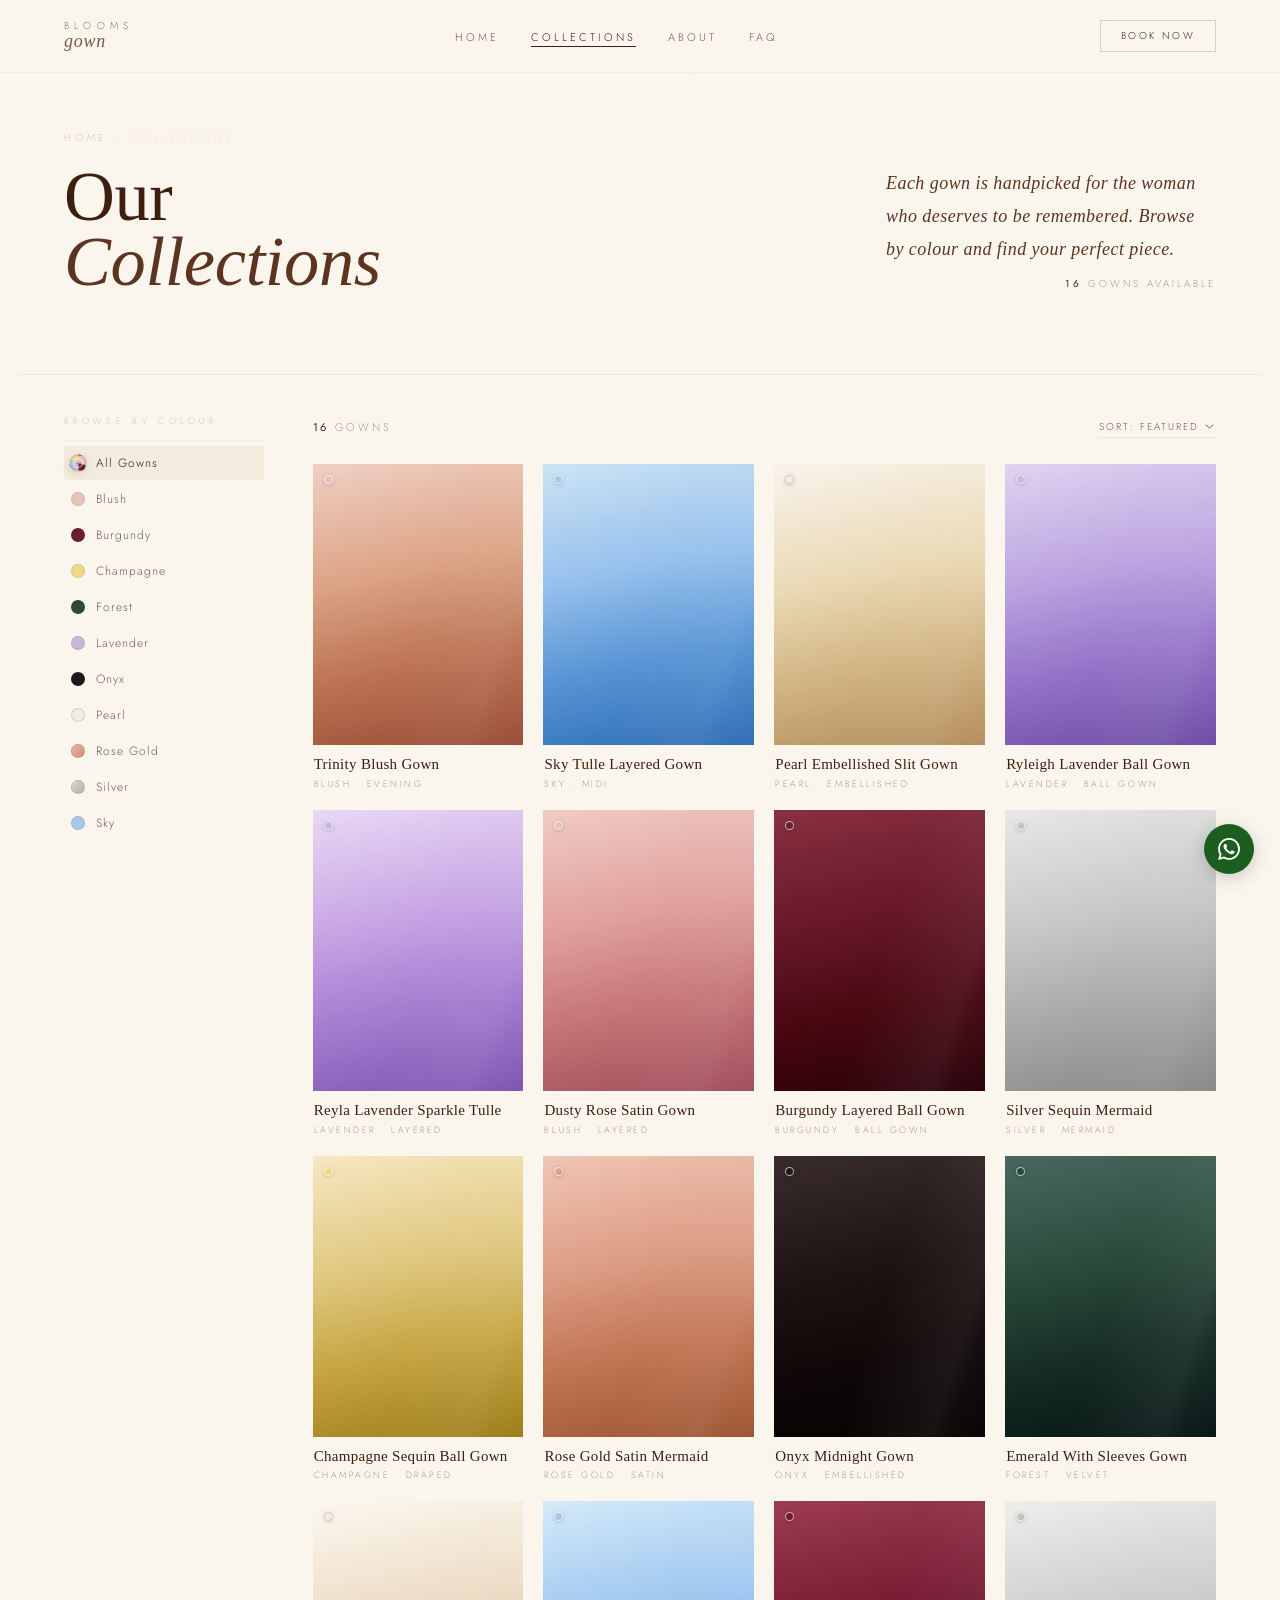
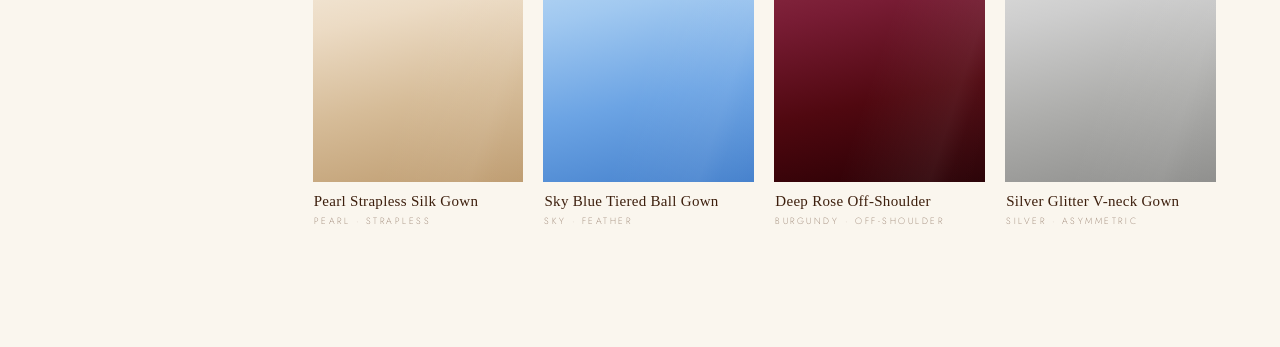
<file: bloomsgown_collections.html>
<!DOCTYPE html>
<html lang="en">
<head>
<meta charset="UTF-8">
<meta name="viewport" content="width=device-width, initial-scale=1.0">
<meta name="description" content="Browse Blooms Gown collections — 400+ designer gowns in Kuala Lumpur. Filter by colour. Blush, Burgundy, Champagne, Lavender, Onyx and more.">
<meta name="robots" content="index, follow">
<title>Collections — Blooms Gown & Dress Rental · Kuala Lumpur</title>
<link rel="preconnect" href="https://fonts.googleapis.com">
<link rel="preconnect" href="https://fonts.gstatic.com" crossorigin>
<link href="https://fonts.googleapis.com/css2?family=Jost:wght@200;300;400&display=swap" rel="stylesheet">
<style>
:root{
  --ink:#140A04;--espresso:#3D1F0D;--dark-mink:#5C3520;
  --mink:#7A5C48;--warm-mink:#9B7E68;--taupe:#C4A882;
  --sand:#E5D0B0;--cream:#F2E8D5;--ivory:#FAF6EE;
  --rose:#8C4A3C;--gold:#A07830;
  --serif:'TeX Gyre Termes','Times New Roman',Georgia,serif;
  --ui:'Jost',system-ui,sans-serif;
  --ls:0.15em;--lh:1.2;
  --ease:cubic-bezier(.16,1,.3,1);
  --g:clamp(20px,5vw,68px);--maxw:1240px;--gap:clamp(10px,1.8vw,20px);
}
*,*::before,*::after{box-sizing:border-box;margin:0;padding:0}
html{font-size:16px;scroll-behavior:smooth}
body{font-family:var(--serif);background:var(--ivory);color:var(--ink);overflow-x:hidden;-webkit-font-smoothing:antialiased;line-height:var(--lh);letter-spacing:var(--ls)}
img{display:block;width:100%;height:100%;object-fit:cover}
a{text-decoration:none;color:inherit}
button{font-family:inherit;border:none;background:none;cursor:pointer}
::-webkit-scrollbar{width:3px}::-webkit-scrollbar-track{background:var(--ivory)}::-webkit-scrollbar-thumb{background:var(--sand)}
body::before{content:'';position:fixed;inset:0;z-index:9000;pointer-events:none;background-image:url("data:image/svg+xml,%3Csvg viewBox='0 0 200 200' xmlns='http://www.w3.org/2000/svg'%3E%3Cfilter id='n'%3E%3CfeTurbulence type='fractalNoise' baseFrequency='0.85' numOctaves='4' stitchTiles='stitch'/%3E%3C/filter%3E%3Crect width='100%25' height='100%25' filter='url(%23n)' opacity='0.025'/%3E%3C/svg%3E");opacity:.28}
@keyframes clipUp{to{clip-path:inset(0 0 0% 0)}}
@keyframes fadeUp{from{opacity:0;transform:translateY(16px)}to{opacity:1;transform:none}}
@keyframes scaleX1{to{transform:scaleX(1)}}
@keyframes waIn{from{opacity:0;transform:scale(.85) translateY(12px)}to{opacity:1;transform:none}}
@keyframes shimmer{0%{background-position:-200% 0}100%{background-position:200% 0}}
@media(prefers-reduced-motion:reduce){*,*::before,*::after{animation-duration:.01ms!important;transition-duration:.01ms!important}}
/* NAV */
#nav{position:fixed;inset:0 0 auto 0;z-index:200;display:flex;align-items:center;justify-content:space-between;padding:20px var(--g);background:rgba(250,246,238,.94);backdrop-filter:blur(20px) saturate(1.5);-webkit-backdrop-filter:blur(20px) saturate(1.5);border-bottom:1px solid rgba(196,168,130,.1);transition:padding .42s var(--ease)}
#nav.slim{padding:13px var(--g)}
.nav-logo{display:flex;flex-direction:column;line-height:1.05;gap:1px}
.nav-logo-top{font-family:var(--ui);font-weight:200;font-size:10px;letter-spacing:.52em;text-transform:uppercase;color:var(--espresso)}
.nav-logo-script{font-family:var(--serif);font-style:italic;font-size:18px;color:var(--mink);letter-spacing:.04em}
.nav-links{display:flex;gap:32px;list-style:none}
.nav-links a{font-family:var(--ui);font-weight:300;font-size:11px;letter-spacing:.28em;text-transform:uppercase;color:var(--mink);padding-bottom:2px;position:relative;transition:color .25s}
.nav-links a::after{content:'';position:absolute;bottom:0;left:0;width:0;height:1px;background:var(--espresso);transition:width .3s var(--ease)}
.nav-links a:hover,.nav-links a[aria-current]{color:var(--espresso)}
.nav-links a:hover::after,.nav-links a[aria-current]::after{width:100%}
.nav-book{font-family:var(--ui);font-weight:300;font-size:10px;letter-spacing:.24em;text-transform:uppercase;padding:9px 20px;border:1px solid rgba(61,31,13,.18);color:var(--espresso);transition:background .28s,color .28s,border-color .28s}
.nav-book:hover{background:var(--espresso);color:var(--ivory);border-color:var(--espresso)}
.nav-ham{display:none;flex-direction:column;gap:5px;padding:4px}
.nav-ham span{display:block;width:22px;height:1px;background:var(--espresso);transition:transform .3s var(--ease),opacity .3s}
.nav-ham.open span:nth-child(1){transform:translateY(6px) rotate(45deg)}
.nav-ham.open span:nth-child(2){opacity:0}
.nav-ham.open span:nth-child(3){transform:translateY(-6px) rotate(-45deg)}
.nav-drawer{position:fixed;inset:0;z-index:190;background:var(--ivory);display:flex;flex-direction:column;align-items:center;justify-content:center;gap:38px;transform:translateX(100%);transition:transform .52s var(--ease);pointer-events:none}
.nav-drawer.open{transform:none;pointer-events:all}
.nav-drawer a{font-family:var(--serif);font-style:italic;font-size:clamp(30px,6vw,48px);color:var(--espresso);letter-spacing:.04em;opacity:0;transform:translateY(14px);transition:opacity .42s,transform .42s,color .25s}
.nav-drawer.open a{opacity:1;transform:none}
.nav-drawer.open a:nth-child(1){transition-delay:.1s}.nav-drawer.open a:nth-child(2){transition-delay:.16s}
.nav-drawer.open a:nth-child(3){transition-delay:.22s}.nav-drawer.open a:nth-child(4){transition-delay:.28s}
.nav-drawer.open a:nth-child(5){transition-delay:.34s}
.nav-drawer a:hover{color:var(--mink)}
/* PAGE HEADER */
.wrap{max-width:calc(var(--maxw) + 2*var(--g));margin:0 auto;padding:0 var(--g)}
.page-header{padding:calc(68px + clamp(34px,5vw,65px)) var(--g) clamp(28px,3.5vw,46px);max-width:calc(var(--maxw) + 2*var(--g));margin:0 auto}
.ph-bread{display:flex;align-items:center;gap:8px;font-family:var(--ui);font-weight:200;font-size:10px;letter-spacing:.38em;text-transform:uppercase;color:var(--taupe);margin-bottom:20px}
.ph-bread a{color:var(--taupe);transition:color .2s}.ph-bread a:hover{color:var(--espresso)}.ph-bread span{opacity:.35}
.ph-grid{display:grid;grid-template-columns:1fr 1fr;align-items:end;gap:clamp(22px,4vw,56px)}
.ph-title{font-family:var(--serif);font-weight:400;font-size:clamp(38px,5.5vw,72px);line-height:.92;letter-spacing:-.005em;color:var(--espresso);overflow:hidden}
.ph-title .ln{display:block;overflow:hidden;clip-path:inset(0 0 100% 0);animation:clipUp .95s var(--ease) forwards}
.ph-title .ln:nth-child(2){animation-delay:.11s}
.ph-title em{font-style:italic;color:var(--dark-mink)}
.ph-right{padding-bottom:4px;opacity:0;animation:fadeUp .78s var(--ease) forwards .38s}
.ph-desc{font-family:var(--serif);font-style:italic;font-weight:400;font-size:clamp(15px,1.5vw,18px);line-height:1.82;color:var(--dark-mink);max-width:330px;margin-left:auto;letter-spacing:.025em}
.ph-meta{margin-top:12px;display:flex;justify-content:flex-end}
.ph-count{font-family:var(--ui);font-weight:200;font-size:10px;letter-spacing:.3em;text-transform:uppercase;color:var(--mink)}
.ph-count strong{color:var(--espresso);font-weight:400}
.ph-divider{height:1px;background:rgba(196,168,130,.18);margin:clamp(20px,2.8vw,36px) var(--g) 0;max-width:var(--maxw);margin-left:auto;margin-right:auto;transform:scaleX(0);transform-origin:left;animation:scaleX1 .92s var(--ease) forwards .52s}
/* MOBILE CHIPS */
.m-strip{display:none;padding:clamp(14px,2.5vw,22px) var(--g) 0;overflow-x:auto;gap:8px;scrollbar-width:none;-webkit-overflow-scrolling:touch}
.m-strip::-webkit-scrollbar{display:none}
.m-chip{flex-shrink:0;display:inline-flex;align-items:center;gap:7px;padding:7px 13px;border:1px solid rgba(196,168,130,.22);font-family:var(--ui);font-weight:300;font-size:10px;letter-spacing:.22em;text-transform:uppercase;color:var(--mink);transition:background .24s,color .24s,border-color .24s;white-space:nowrap}
.m-chip:hover{color:var(--espresso);border-color:rgba(61,31,13,.28)}
.m-chip[aria-pressed="true"]{background:var(--espresso);color:var(--ivory);border-color:var(--espresso)}
.m-chip-dot{width:8px;height:8px;border-radius:50%;flex-shrink:0;border:1px solid rgba(255,255,255,.25)}
/* MAIN */
.main-wrap{max-width:calc(var(--maxw) + 2*var(--g));margin:0 auto;padding:clamp(26px,3.2vw,44px) var(--g) clamp(80px,10vw,120px);display:grid;grid-template-columns:200px 1fr;gap:clamp(26px,3.8vw,56px);align-items:start}
/* SIDEBAR */
.sidebar{position:sticky;top:74px;opacity:0;animation:fadeUp .78s var(--ease) forwards .28s}
.sb-label{font-family:var(--ui);font-weight:200;font-size:9px;letter-spacing:.48em;text-transform:uppercase;color:var(--taupe);padding-bottom:13px;border-bottom:1px solid rgba(196,168,130,.14);margin-bottom:5px}
.swatch-list{display:flex;flex-direction:column;gap:2px}
.swatch{display:flex;align-items:center;gap:11px;padding:8px 7px;font-family:var(--ui);font-weight:300;font-size:12px;letter-spacing:.08em;color:var(--mink);transition:background .2s,color .2s;width:100%;text-align:left}
.swatch:hover{background:rgba(196,168,130,.1);color:var(--espresso)}
.swatch[aria-pressed="true"]{background:rgba(196,168,130,.14);color:var(--espresso)}
.sw-dot{width:14px;height:14px;border-radius:50%;flex-shrink:0;border:1px solid rgba(61,31,13,.1);transition:transform .24s var(--ease),box-shadow .24s;position:relative;overflow:hidden}
.swatch:hover .sw-dot,.swatch[aria-pressed="true"] .sw-dot{transform:scale(1.25);box-shadow:0 2px 8px rgba(61,31,13,.12)}
.swatch[aria-pressed="true"] .sw-dot::after{content:'';position:absolute;inset:2px;border-radius:50%;border:1.5px solid rgba(255,255,255,.55)}
.sb-active{margin-top:20px;padding-top:16px;border-top:1px solid rgba(196,168,130,.12);display:none}
.sb-active-lbl{font-family:var(--ui);font-weight:200;font-size:9px;letter-spacing:.4em;text-transform:uppercase;color:var(--taupe);margin-bottom:9px}
.sb-pill{display:inline-flex;align-items:center;gap:8px;padding:5px 10px;background:var(--espresso);color:var(--ivory);font-family:var(--ui);font-weight:300;font-size:10px;letter-spacing:.18em;text-transform:uppercase;opacity:0;transform:translateY(4px);transition:opacity .28s,transform .28s}
.sb-pill.in{opacity:1;transform:none}
.sb-pill button{color:rgba(250,246,238,.55);font-size:13px;line-height:1;padding:0;transition:color .2s}
.sb-pill button:hover{color:var(--ivory)}
/* COLOUR DOTS */
.co-all{background:conic-gradient(#E8C4B8 0 30%,#6B1E2E 30% 48%,#C8B8D8 48% 65%,#A8C8E8 65% 82%,#EDD98A 82% 100%)}
.co-blush{background:#E8C4B8}.co-burgundy{background:#6B1E2E}.co-champagne{background:#EDD98A}
.co-forest{background:#2C4A3C}.co-lavender{background:#C8B8D8}.co-onyx{background:#1A1A1A}
.co-pearl{background:#F0EDE8;border-color:rgba(61,31,13,.14)!important}
.co-rosegold{background:linear-gradient(135deg,#E8B4A0,#D4907A)}
.co-silver{background:linear-gradient(135deg,#D8D8D4,#B8B0AB)}.co-sky{background:#A8C8E8}
/* GRID AREA */
.grid-area{opacity:0;animation:fadeUp .78s var(--ease) forwards .32s}
.toolbar{display:flex;align-items:center;justify-content:space-between;margin-bottom:clamp(16px,2.4vw,26px)}
.tb-count{font-family:var(--ui);font-weight:200;font-size:11px;letter-spacing:.26em;text-transform:uppercase;color:var(--mink)}
.tb-count strong{color:var(--espresso);font-weight:400}
.sort{font-family:var(--ui);font-weight:300;font-size:10px;letter-spacing:.2em;text-transform:uppercase;color:var(--mink);background:none;border:none;border-bottom:1px solid rgba(196,168,130,.22);padding:3px 17px 3px 0;outline:none;appearance:none;background-image:url("data:image/svg+xml,%3Csvg width='9' height='5' viewBox='0 0 9 5' fill='none' xmlns='http://www.w3.org/2000/svg'%3E%3Cpath d='M1 1l3.5 3L8 1' stroke='%237A5C48' stroke-width='1' stroke-linecap='round' stroke-linejoin='round'/%3E%3C/svg%3E");background-repeat:no-repeat;background-position:right 2px center;transition:color .2s;cursor:pointer}
.sort:hover{color:var(--espresso)}
/* PRODUCT GRID */
.grid{display:grid;grid-template-columns:repeat(4,1fr);gap:var(--gap)}
.card{--d:0ms;opacity:0;transform:translateY(18px);transition:opacity .52s var(--ease) var(--d),transform .52s var(--ease) var(--d)}
.card.in{opacity:1;transform:none}
.card.out{opacity:0!important;transform:translateY(10px)!important;pointer-events:none;transition:opacity .2s ease,transform .2s ease!important}
.card-link{display:block}
.card-img{position:relative;overflow:hidden;aspect-ratio:3/4;background:var(--cream)}
.card-img .gown{width:100%;height:100%;transition:transform .7s var(--ease);will-change:transform;position:relative}
.card-img .gown::after{content:'';position:absolute;inset:0;background:linear-gradient(108deg,transparent 30%,rgba(255,255,255,.065) 48%,rgba(255,255,255,.028) 52%,transparent 70%);background-size:200% 100%;animation:shimmer 5.5s ease-in-out infinite}
.card:hover .card-img .gown{transform:scale(1.05)}
.card-dot{position:absolute;top:11px;left:11px;z-index:1;width:9px;height:9px;border-radius:50%;border:1.5px solid rgba(255,255,255,.65);box-shadow:0 1px 4px rgba(0,0,0,.18)}
.card-hover{position:absolute;inset:0;display:flex;align-items:flex-end;padding:16px;background:linear-gradient(to top,rgba(14,6,4,.54) 0%,transparent 55%);opacity:0;transition:opacity .32s var(--ease)}
.card:hover .card-hover{opacity:1}
.card-enq{display:inline-flex;align-items:center;gap:7px;font-family:var(--ui);font-weight:300;font-size:9px;letter-spacing:.3em;text-transform:uppercase;color:var(--ivory);padding:8px 13px;border:1px solid rgba(250,246,238,.36);background:rgba(14,6,4,.35);backdrop-filter:blur(6px);-webkit-backdrop-filter:blur(6px);transform:translateY(6px);opacity:0;transition:opacity .3s var(--ease) .04s,transform .3s var(--ease) .04s,background .2s}
.card:hover .card-enq{opacity:1;transform:none}
.card-enq:hover{background:var(--espresso);border-color:var(--espresso)}
.card-meta{padding:10px 1px 0}
.card-name{font-family:var(--serif);font-weight:400;font-size:clamp(13px,1.2vw,15px);line-height:1.32;color:var(--espresso);letter-spacing:.02em}
.card-sub{font-family:var(--ui);font-weight:200;font-size:9px;letter-spacing:.28em;text-transform:uppercase;color:var(--mink);margin-top:4px}
.empty{grid-column:1/-1;padding:68px 20px;text-align:center;display:none}
.empty.show{display:block}
.empty-t{font-family:var(--serif);font-style:italic;font-size:20px;color:var(--mink);letter-spacing:.03em}
/* GOWN GRADIENTS */
.g-blush1{background:linear-gradient(168deg,#f0d0c4 0%,#dca486 38%,#bc7454 68%,#984c34 100%)}
.g-sky1{background:linear-gradient(168deg,#cce4f4 0%,#96c0ec 38%,#5694d4 68%,#2e6cb4 100%)}
.g-pearl1{background:linear-gradient(168deg,#f8f3ec 0%,#ead9b4 40%,#d2b684 68%,#b48c5c 100%)}
.g-lavender1{background:linear-gradient(168deg,#e0d4f0 0%,#bca4e0 38%,#9474c8 68%,#6c4ca4 100%)}
.g-lavender2{background:linear-gradient(168deg,#e8d9f4 0%,#c8a6e4 38%,#a47cd0 68%,#7c54b0 100%)}
.g-blush2{background:linear-gradient(168deg,#f0ccc4 0%,#e0a09c 38%,#c47474 68%,#a04c5c 100%)}
.g-burgundy1{background:linear-gradient(168deg,#883040 0%,#681828 38%,#480810 68%,#280008 100%)}
.g-silver1{background:linear-gradient(168deg,#e8e8e6 0%,#c8c8c6 38%,#a8a8a6 68%,#888886 100%)}
.g-champagne1{background:linear-gradient(168deg,#f6e8c2 0%,#e0c880 38%,#c4a440 68%,#9c7c18 100%)}
.g-rosegold1{background:linear-gradient(168deg,#f0c6b4 0%,#dc9c84 38%,#c07452 68%,#9c5430 100%)}
.g-onyx1{background:linear-gradient(168deg,#3a2c2c 0%,#201414 38%,#100808 68%,#040202 100%)}
.g-forest1{background:linear-gradient(168deg,#486860 0%,#2a4c3c 38%,#162c24 68%,#061414 100%)}
.g-pearl2{background:linear-gradient(168deg,#fcf8f0 0%,#ecdbc4 40%,#d6bc98 68%,#be9c70 100%)}
.g-sky2{background:linear-gradient(168deg,#d4eaf8 0%,#a0c8f0 38%,#6ca4e4 68%,#4480cc 100%)}
.g-burgundy2{background:linear-gradient(168deg,#9e3c54 0%,#781c34 38%,#500810 68%,#280004 100%)}
.g-silver2{background:linear-gradient(168deg,#eeeeec 0%,#cecece 38%,#aeaeac 68%,#8e8e8c 100%)}
/* WA */
.wa{position:fixed;bottom:26px;right:26px;z-index:300;width:50px;height:50px;border-radius:50%;background:#1B5E20;display:flex;align-items:center;justify-content:center;box-shadow:0 4px 18px rgba(0,0,0,.18);transition:transform .32s var(--ease),box-shadow .32s;opacity:0;animation:waIn .7s var(--ease) forwards 1.2s;will-change:transform}
.wa:hover{transform:scale(1.08) translateY(-2px);box-shadow:0 8px 28px rgba(0,0,0,.22)}
.wa svg{width:22px;height:22px;flex-shrink:0}
.wa-tip{position:absolute;right:58px;white-space:nowrap;padding:6px 12px;background:var(--ink);color:var(--ivory);font-family:var(--ui);font-weight:300;font-size:10px;letter-spacing:.2em;text-transform:uppercase;pointer-events:none;opacity:0;transform:translateX(6px);transition:opacity .24s,transform .24s;border-radius:1px}
.wa:hover .wa-tip{opacity:1;transform:none}
/* RESPONSIVE */
@media(max-width:1080px){.grid{grid-template-columns:repeat(3,1fr)}}
@media(max-width:860px){.main-wrap{grid-template-columns:1fr}.sidebar{display:none}.m-strip{display:flex}.grid{grid-template-columns:repeat(2,1fr)}.ph-grid{grid-template-columns:1fr}.ph-right{margin-left:0}.ph-desc{max-width:100%;margin-left:0}.ph-meta{justify-content:flex-start}.nav-links,.nav-book{display:none}.nav-ham{display:flex}}
@media(max-width:480px){.grid{grid-template-columns:repeat(2,1fr);gap:10px}}
</style>
</head>
<body>
<nav class="nav-drawer" id="drawer" aria-label="Mobile navigation">
  <a href="./bloomsgown_premium.html" onclick="closeNav()">Home</a>
  <a href="#" aria-current="page" onclick="closeNav()">Collections</a>
  <a href="./bloomsgown_premium.html#about" onclick="closeNav()">About</a>
  <a href="./bloomsgown_premium.html#faq" onclick="closeNav()">FAQ</a>
  <a href="https://wa.link/bloomsgown" target="_blank" rel="noopener" onclick="closeNav()">Book Now</a>
</nav>
<nav id="nav" aria-label="Primary navigation">
  <a href="./bloomsgown_premium.html" class="nav-logo" aria-label="Blooms Gown &amp; Dress Rental — Home">
    <span class="nav-logo-top">BLOOMS</span><span class="nav-logo-script">gown</span>
  </a>
  <ul class="nav-links" role="list">
    <li><a href="./bloomsgown_premium.html">Home</a></li>
    <li><a href="#" aria-current="page">Collections</a></li>
    <li><a href="./bloomsgown_premium.html#about">About</a></li>
    <li><a href="./bloomsgown_premium.html#faq">FAQ</a></li>
  </ul>
  <a href="https://wa.link/bloomsgown" class="nav-book" target="_blank" rel="noopener">Book Now</a>
  <button class="nav-ham" id="ham" aria-label="Open menu" aria-expanded="false"><span></span><span></span><span></span></button>
</nav>
<header class="page-header">
  <nav class="ph-bread" aria-label="Breadcrumb">
    <a href="./bloomsgown_premium.html">Home</a><span aria-hidden="true">›</span><span aria-current="page">Collections</span>
  </nav>
  <div class="ph-grid">
    <div>
      <h1 class="ph-title"><span class="ln">Our</span><span class="ln"><em>Collections</em></span></h1>
    </div>
    <div class="ph-right">
      <p class="ph-desc">Each gown is handpicked for the woman who deserves to be remembered. Browse by colour and find your perfect piece.</p>
      <div class="ph-meta"><p class="ph-count"><strong id="count">16</strong>&nbsp;gowns available</p></div>
    </div>
  </div>
</header>
<div class="ph-divider" role="separator" aria-hidden="true"></div>
<div class="m-strip" role="group" aria-label="Filter by colour" id="mStrip">
  <button class="m-chip" data-color="all" aria-pressed="true"><span class="m-chip-dot co-all" aria-hidden="true"></span>All</button>
  <button class="m-chip" data-color="blush" aria-pressed="false"><span class="m-chip-dot co-blush" aria-hidden="true"></span>Blush</button>
  <button class="m-chip" data-color="burgundy" aria-pressed="false"><span class="m-chip-dot co-burgundy" aria-hidden="true"></span>Burgundy</button>
  <button class="m-chip" data-color="champagne" aria-pressed="false"><span class="m-chip-dot co-champagne" aria-hidden="true"></span>Champagne</button>
  <button class="m-chip" data-color="forest" aria-pressed="false"><span class="m-chip-dot co-forest" aria-hidden="true"></span>Forest</button>
  <button class="m-chip" data-color="lavender" aria-pressed="false"><span class="m-chip-dot co-lavender" aria-hidden="true"></span>Lavender</button>
  <button class="m-chip" data-color="onyx" aria-pressed="false"><span class="m-chip-dot co-onyx" aria-hidden="true"></span>Onyx</button>
  <button class="m-chip" data-color="pearl" aria-pressed="false"><span class="m-chip-dot co-pearl" aria-hidden="true"></span>Pearl</button>
  <button class="m-chip" data-color="rosegold" aria-pressed="false"><span class="m-chip-dot co-rosegold" aria-hidden="true"></span>Rose Gold</button>
  <button class="m-chip" data-color="silver" aria-pressed="false"><span class="m-chip-dot co-silver" aria-hidden="true"></span>Silver</button>
  <button class="m-chip" data-color="sky" aria-pressed="false"><span class="m-chip-dot co-sky" aria-hidden="true"></span>Sky</button>
</div>
<div class="main-wrap">
  <aside class="sidebar" aria-label="Filter options">
    <div class="sb-label">Browse by Colour</div>
    <div class="swatch-list" role="group" aria-label="Colour filters" id="swatchList">
      <button class="swatch" data-color="all" aria-pressed="true"><span class="sw-dot co-all" aria-hidden="true"></span>All Gowns</button>
      <button class="swatch" data-color="blush" aria-pressed="false"><span class="sw-dot co-blush" aria-hidden="true"></span>Blush</button>
      <button class="swatch" data-color="burgundy" aria-pressed="false"><span class="sw-dot co-burgundy" aria-hidden="true"></span>Burgundy</button>
      <button class="swatch" data-color="champagne" aria-pressed="false"><span class="sw-dot co-champagne" aria-hidden="true"></span>Champagne</button>
      <button class="swatch" data-color="forest" aria-pressed="false"><span class="sw-dot co-forest" aria-hidden="true"></span>Forest</button>
      <button class="swatch" data-color="lavender" aria-pressed="false"><span class="sw-dot co-lavender" aria-hidden="true"></span>Lavender</button>
      <button class="swatch" data-color="onyx" aria-pressed="false"><span class="sw-dot co-onyx" aria-hidden="true"></span>Onyx</button>
      <button class="swatch" data-color="pearl" aria-pressed="false"><span class="sw-dot co-pearl" aria-hidden="true"></span>Pearl</button>
      <button class="swatch" data-color="rosegold" aria-pressed="false"><span class="sw-dot co-rosegold" aria-hidden="true"></span>Rose Gold</button>
      <button class="swatch" data-color="silver" aria-pressed="false"><span class="sw-dot co-silver" aria-hidden="true"></span>Silver</button>
      <button class="swatch" data-color="sky" aria-pressed="false"><span class="sw-dot co-sky" aria-hidden="true"></span>Sky</button>
    </div>
    <div class="sb-active" id="sbActive" aria-live="polite">
      <div class="sb-active-lbl">Active Filter</div>
      <div class="sb-pill" id="sbPill"><span id="sbPillText">All</span><button onclick="setFilter('all')" aria-label="Clear filter">×</button></div>
    </div>
  </aside>
  <section class="grid-area" aria-label="Gown catalogue">
    <div class="toolbar">
      <p class="tb-count" aria-live="polite"><strong id="tbCount">16</strong>&nbsp;gowns</p>
      <select class="sort" id="sortSel" aria-label="Sort order">
        <option value="default">Sort: Featured</option>
        <option value="az">Name A–Z</option>
        <option value="za">Name Z–A</option>
      </select>
    </div>
    <div class="grid" id="grid" role="list">
      <article class="card" role="listitem" data-color="blush" data-name="Trinity Blush Gown" data-order="1"><a class="card-link" href="./bloomsgown_product.html" aria-label="View Trinity Blush Gown"><div class="card-img"><div class="gown g-blush1" aria-hidden="true"></div><span class="card-dot co-blush" aria-hidden="true"></span><div class="card-hover" aria-hidden="true"><span class="card-enq">Enquire&nbsp;→</span></div></div><div class="card-meta"><h2 class="card-name">Trinity Blush Gown</h2><p class="card-sub">Blush · Evening</p></div></a></article>
      <article class="card" role="listitem" data-color="sky" data-name="Sky Tulle Layered Gown" data-order="2"><a class="card-link" href="./bloomsgown_product.html" aria-label="View Sky Tulle Layered Gown"><div class="card-img"><div class="gown g-sky1" aria-hidden="true"></div><span class="card-dot co-sky" aria-hidden="true"></span><div class="card-hover" aria-hidden="true"><span class="card-enq">Enquire&nbsp;→</span></div></div><div class="card-meta"><h2 class="card-name">Sky Tulle Layered Gown</h2><p class="card-sub">Sky · Midi</p></div></a></article>
      <article class="card" role="listitem" data-color="pearl" data-name="Pearl Embellished Slit Gown" data-order="3"><a class="card-link" href="./bloomsgown_product.html" aria-label="View Pearl Embellished Slit Gown"><div class="card-img"><div class="gown g-pearl1" aria-hidden="true"></div><span class="card-dot co-pearl" aria-hidden="true"></span><div class="card-hover" aria-hidden="true"><span class="card-enq">Enquire&nbsp;→</span></div></div><div class="card-meta"><h2 class="card-name">Pearl Embellished Slit Gown</h2><p class="card-sub">Pearl · Embellished</p></div></a></article>
      <article class="card" role="listitem" data-color="lavender" data-name="Ryleigh Lavender Ball Gown" data-order="4"><a class="card-link" href="./bloomsgown_product.html" aria-label="View Ryleigh Lavender Ball Gown"><div class="card-img"><div class="gown g-lavender1" aria-hidden="true"></div><span class="card-dot co-lavender" aria-hidden="true"></span><div class="card-hover" aria-hidden="true"><span class="card-enq">Enquire&nbsp;→</span></div></div><div class="card-meta"><h2 class="card-name">Ryleigh Lavender Ball Gown</h2><p class="card-sub">Lavender · Ball Gown</p></div></a></article>
      <article class="card" role="listitem" data-color="lavender" data-name="Reyla Lavender Sparkle Tulle" data-order="5"><a class="card-link" href="./bloomsgown_product.html" aria-label="View Reyla Lavender Sparkle Tulle"><div class="card-img"><div class="gown g-lavender2" aria-hidden="true"></div><span class="card-dot co-lavender" aria-hidden="true"></span><div class="card-hover" aria-hidden="true"><span class="card-enq">Enquire&nbsp;→</span></div></div><div class="card-meta"><h2 class="card-name">Reyla Lavender Sparkle Tulle</h2><p class="card-sub">Lavender · Layered</p></div></a></article>
      <article class="card" role="listitem" data-color="blush" data-name="Dusty Rose Satin Gown" data-order="6"><a class="card-link" href="./bloomsgown_product.html" aria-label="View Dusty Rose Satin Gown"><div class="card-img"><div class="gown g-blush2" aria-hidden="true"></div><span class="card-dot co-blush" aria-hidden="true"></span><div class="card-hover" aria-hidden="true"><span class="card-enq">Enquire&nbsp;→</span></div></div><div class="card-meta"><h2 class="card-name">Dusty Rose Satin Gown</h2><p class="card-sub">Blush · Layered</p></div></a></article>
      <article class="card" role="listitem" data-color="burgundy" data-name="Burgundy Layered Ball Gown" data-order="7"><a class="card-link" href="./bloomsgown_product.html" aria-label="View Burgundy Layered Ball Gown"><div class="card-img"><div class="gown g-burgundy1" aria-hidden="true"></div><span class="card-dot co-burgundy" aria-hidden="true"></span><div class="card-hover" aria-hidden="true"><span class="card-enq">Enquire&nbsp;→</span></div></div><div class="card-meta"><h2 class="card-name">Burgundy Layered Ball Gown</h2><p class="card-sub">Burgundy · Ball Gown</p></div></a></article>
      <article class="card" role="listitem" data-color="silver" data-name="Silver Sequin Mermaid" data-order="8"><a class="card-link" href="./bloomsgown_product.html" aria-label="View Silver Sequin Mermaid"><div class="card-img"><div class="gown g-silver1" aria-hidden="true"></div><span class="card-dot co-silver" aria-hidden="true"></span><div class="card-hover" aria-hidden="true"><span class="card-enq">Enquire&nbsp;→</span></div></div><div class="card-meta"><h2 class="card-name">Silver Sequin Mermaid</h2><p class="card-sub">Silver · Mermaid</p></div></a></article>
      <article class="card" role="listitem" data-color="champagne" data-name="Champagne Sequin Ball Gown" data-order="9"><a class="card-link" href="./bloomsgown_product.html" aria-label="View Champagne Sequin Ball Gown"><div class="card-img"><div class="gown g-champagne1" aria-hidden="true"></div><span class="card-dot co-champagne" aria-hidden="true"></span><div class="card-hover" aria-hidden="true"><span class="card-enq">Enquire&nbsp;→</span></div></div><div class="card-meta"><h2 class="card-name">Champagne Sequin Ball Gown</h2><p class="card-sub">Champagne · Draped</p></div></a></article>
      <article class="card" role="listitem" data-color="rosegold" data-name="Rose Gold Satin Mermaid" data-order="10"><a class="card-link" href="./bloomsgown_product.html" aria-label="View Rose Gold Satin Mermaid"><div class="card-img"><div class="gown g-rosegold1" aria-hidden="true"></div><span class="card-dot co-rosegold" aria-hidden="true"></span><div class="card-hover" aria-hidden="true"><span class="card-enq">Enquire&nbsp;→</span></div></div><div class="card-meta"><h2 class="card-name">Rose Gold Satin Mermaid</h2><p class="card-sub">Rose Gold · Satin</p></div></a></article>
      <article class="card" role="listitem" data-color="onyx" data-name="Onyx Midnight Gown" data-order="11"><a class="card-link" href="./bloomsgown_product.html" aria-label="View Onyx Midnight Gown"><div class="card-img"><div class="gown g-onyx1" aria-hidden="true"></div><span class="card-dot co-onyx" aria-hidden="true"></span><div class="card-hover" aria-hidden="true"><span class="card-enq">Enquire&nbsp;→</span></div></div><div class="card-meta"><h2 class="card-name">Onyx Midnight Gown</h2><p class="card-sub">Onyx · Embellished</p></div></a></article>
      <article class="card" role="listitem" data-color="forest" data-name="Emerald With Sleeves Gown" data-order="12"><a class="card-link" href="./bloomsgown_product.html" aria-label="View Emerald With Sleeves Gown"><div class="card-img"><div class="gown g-forest1" aria-hidden="true"></div><span class="card-dot co-forest" aria-hidden="true"></span><div class="card-hover" aria-hidden="true"><span class="card-enq">Enquire&nbsp;→</span></div></div><div class="card-meta"><h2 class="card-name">Emerald With Sleeves Gown</h2><p class="card-sub">Forest · Velvet</p></div></a></article>
      <article class="card" role="listitem" data-color="pearl" data-name="Pearl Strapless Silk Gown" data-order="13"><a class="card-link" href="./bloomsgown_product.html" aria-label="View Pearl Strapless Silk Gown"><div class="card-img"><div class="gown g-pearl2" aria-hidden="true"></div><span class="card-dot co-pearl" aria-hidden="true"></span><div class="card-hover" aria-hidden="true"><span class="card-enq">Enquire&nbsp;→</span></div></div><div class="card-meta"><h2 class="card-name">Pearl Strapless Silk Gown</h2><p class="card-sub">Pearl · Strapless</p></div></a></article>
      <article class="card" role="listitem" data-color="sky" data-name="Sky Blue Tiered Ball Gown" data-order="14"><a class="card-link" href="./bloomsgown_product.html" aria-label="View Sky Blue Tiered Ball Gown"><div class="card-img"><div class="gown g-sky2" aria-hidden="true"></div><span class="card-dot co-sky" aria-hidden="true"></span><div class="card-hover" aria-hidden="true"><span class="card-enq">Enquire&nbsp;→</span></div></div><div class="card-meta"><h2 class="card-name">Sky Blue Tiered Ball Gown</h2><p class="card-sub">Sky · Feather</p></div></a></article>
      <article class="card" role="listitem" data-color="burgundy" data-name="Deep Rose Off-Shoulder" data-order="15"><a class="card-link" href="./bloomsgown_product.html" aria-label="View Deep Rose Off-Shoulder"><div class="card-img"><div class="gown g-burgundy2" aria-hidden="true"></div><span class="card-dot co-burgundy" aria-hidden="true"></span><div class="card-hover" aria-hidden="true"><span class="card-enq">Enquire&nbsp;→</span></div></div><div class="card-meta"><h2 class="card-name">Deep Rose Off-Shoulder</h2><p class="card-sub">Burgundy · Off-Shoulder</p></div></a></article>
      <article class="card" role="listitem" data-color="silver" data-name="Silver Glitter V-neck Gown" data-order="16"><a class="card-link" href="./bloomsgown_product.html" aria-label="View Silver Glitter V-neck Gown"><div class="card-img"><div class="gown g-silver2" aria-hidden="true"></div><span class="card-dot co-silver" aria-hidden="true"></span><div class="card-hover" aria-hidden="true"><span class="card-enq">Enquire&nbsp;→</span></div></div><div class="card-meta"><h2 class="card-name">Silver Glitter V-neck Gown</h2><p class="card-sub">Silver · Asymmetric</p></div></a></article>
      <div class="empty" id="empty" role="status"><p class="empty-t">No gowns found in this colour.<br>Please try another selection.</p></div>
    </div>
  </section>
</div>
<a class="wa" href="https://wa.link/bloomsgown" target="_blank" rel="noopener" aria-label="Book via WhatsApp">
  <span class="wa-tip" aria-hidden="true">Book Now</span>
  <svg viewBox="0 0 24 24" fill="white" aria-hidden="true" focusable="false"><path d="M17.472 14.382c-.297-.149-1.758-.867-2.03-.967-.273-.099-.471-.148-.67.15-.197.297-.767.966-.94 1.164-.173.199-.347.223-.644.075-.297-.15-1.255-.463-2.39-1.475-.883-.788-1.48-1.761-1.653-2.059-.173-.297-.018-.458.13-.606.134-.133.298-.347.446-.52.149-.174.198-.298.298-.497.099-.198.05-.371-.025-.52-.075-.149-.669-1.612-.916-2.207-.242-.579-.487-.5-.669-.51a12.8 12.8 0 0 0-.57-.01c-.198 0-.52.074-.792.372-.272.297-1.04 1.016-1.04 2.479 0 1.462 1.065 2.875 1.213 3.074.149.198 2.096 3.2 5.077 4.487.709.306 1.262.489 1.694.625.712.227 1.36.195 1.871.118.571-.085 1.758-.719 2.006-1.413.248-.694.248-1.289.173-1.413-.074-.124-.272-.198-.57-.347m-5.421 7.403h-.004a9.87 9.87 0 0 1-5.031-1.378l-.361-.214-3.741.982.998-3.648-.235-.374a9.86 9.86 0 0 1-1.51-5.26c.001-5.45 4.436-9.884 9.888-9.884 2.64 0 5.122 1.03 6.988 2.898a9.825 9.825 0 0 1 2.893 6.994c-.003 5.45-4.437 9.884-9.885 9.884m8.413-18.297A11.815 11.815 0 0 0 12.05 0C5.495 0 .16 5.335.157 11.892c0 2.096.547 4.142 1.588 5.945L.057 24l6.305-1.654a11.882 11.882 0 0 0 5.683 1.448h.005c6.554 0 11.89-5.335 11.893-11.893a11.821 11.821 0 0 0-3.48-8.413z"/></svg>
</a>
<script>
(function(){'use strict';
  function th(fn,ms){let t=0;return function(){const n=Date.now();if(n-t>ms){t=n;fn.apply(this,arguments)}}}
  const nav=document.getElementById('nav');
  window.addEventListener('scroll',th(()=>nav.classList.toggle('slim',scrollY>48),60),{passive:true});
  const ham=document.getElementById('ham'),drawer=document.getElementById('drawer');
  function closeNav(){ham.classList.remove('open');drawer.classList.remove('open');ham.setAttribute('aria-expanded','false')}
  window.closeNav=closeNav;
  ham.addEventListener('click',()=>{const o=!ham.classList.contains('open');ham.classList.toggle('open',o);drawer.classList.toggle('open',o);ham.setAttribute('aria-expanded',String(o))});
  document.addEventListener('keydown',e=>{if(e.key==='Escape')closeNav()});
  const cards=[...document.querySelectorAll('.card')];
  const io=new IntersectionObserver(entries=>{entries.forEach(e=>{if(e.isIntersecting&&!e.target.classList.contains('out')){e.target.classList.add('in');io.unobserve(e.target)}})},{threshold:.07,rootMargin:'0px 0px -28px 0px'});
  cards.forEach((c,i)=>{c.style.setProperty('--d',(i%4)*52+'ms');io.observe(c)});
  let active='all';
  const labels={all:'All Gowns',blush:'Blush',burgundy:'Burgundy',champagne:'Champagne',forest:'Forest',lavender:'Lavender',onyx:'Onyx',pearl:'Pearl',rosegold:'Rose Gold',silver:'Silver',sky:'Sky'};
  const countEl=document.getElementById('count'),tbEl=document.getElementById('tbCount'),sbActive=document.getElementById('sbActive'),sbPill=document.getElementById('sbPill'),sbPillText=document.getElementById('sbPillText'),emptyEl=document.getElementById('empty');
  function setFilter(color){
    if(color===active)return;active=color;
    document.querySelectorAll('[data-color]').forEach(b=>b.setAttribute('aria-pressed',String(b.dataset.color===color)));
    let v=0;
    cards.forEach(c=>{const show=color==='all'||c.dataset.color===color;if(show){c.classList.remove('out');v++;if(!c.classList.contains('in'))io.observe(c)}else c.classList.add('out')});
    countEl.textContent=v;tbEl.textContent=v;
    if(color==='all'){sbPill.classList.remove('in');setTimeout(()=>{sbActive.style.display='none'},280)}
    else{sbActive.style.display='block';sbPillText.textContent=labels[color]||color;requestAnimationFrame(()=>sbPill.classList.add('in'))}
    emptyEl.classList.toggle('show',v===0);
  }
  window.setFilter=setFilter;
  document.getElementById('swatchList').addEventListener('click',e=>{const b=e.target.closest('[data-color]');if(b)setFilter(b.dataset.color)});
  document.getElementById('mStrip').addEventListener('click',e=>{const b=e.target.closest('[data-color]');if(b)setFilter(b.dataset.color)});
  document.getElementById('sortSel').addEventListener('change',function(){
    const v=this.value,grid=document.getElementById('grid'),empty=document.getElementById('empty');
    const s=cards.filter(c=>!c.classList.contains('out'));
    s.sort((a,b)=>v==='az'?a.dataset.name.localeCompare(b.dataset.name):v==='za'?b.dataset.name.localeCompare(a.dataset.name):(+a.dataset.order)-(+b.dataset.order));
    const f=document.createDocumentFragment();s.forEach(c=>f.appendChild(c));grid.insertBefore(f,empty);
  });
})();
</script>
</body>
</html>
</file>
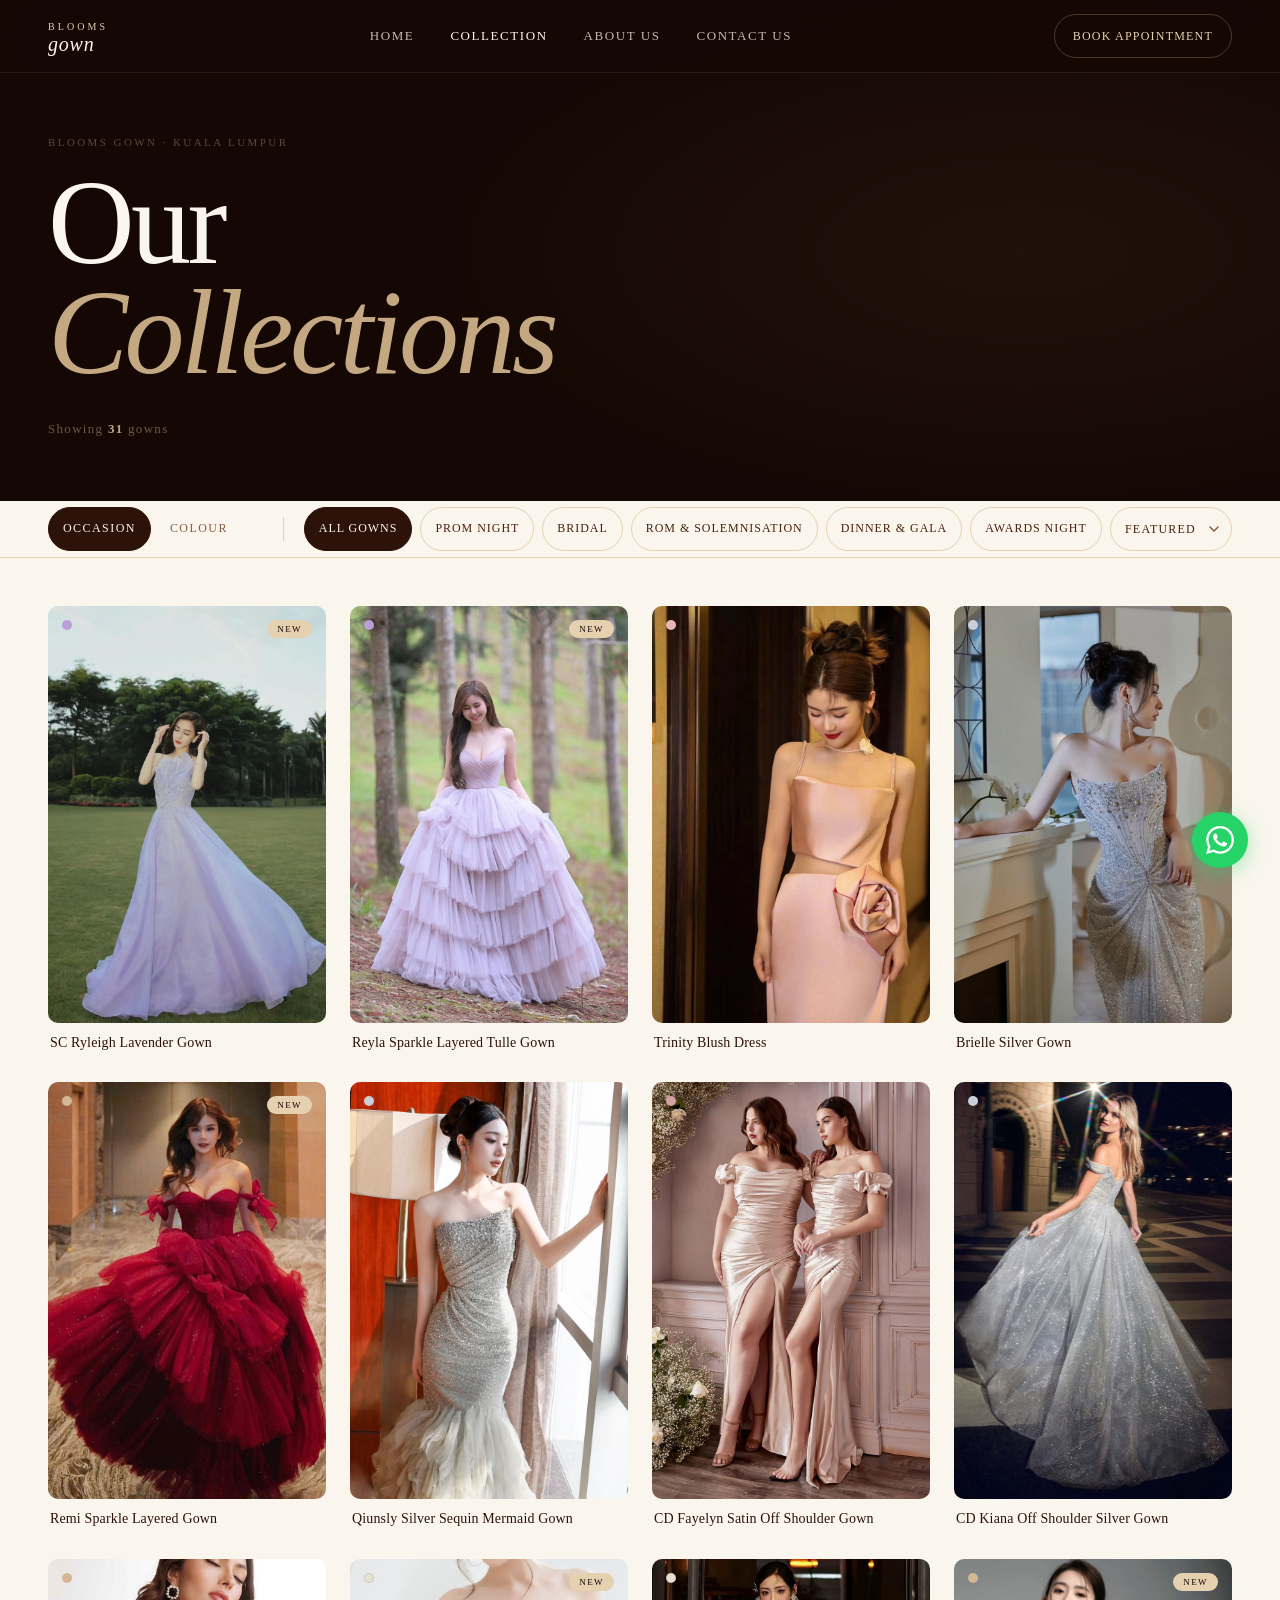
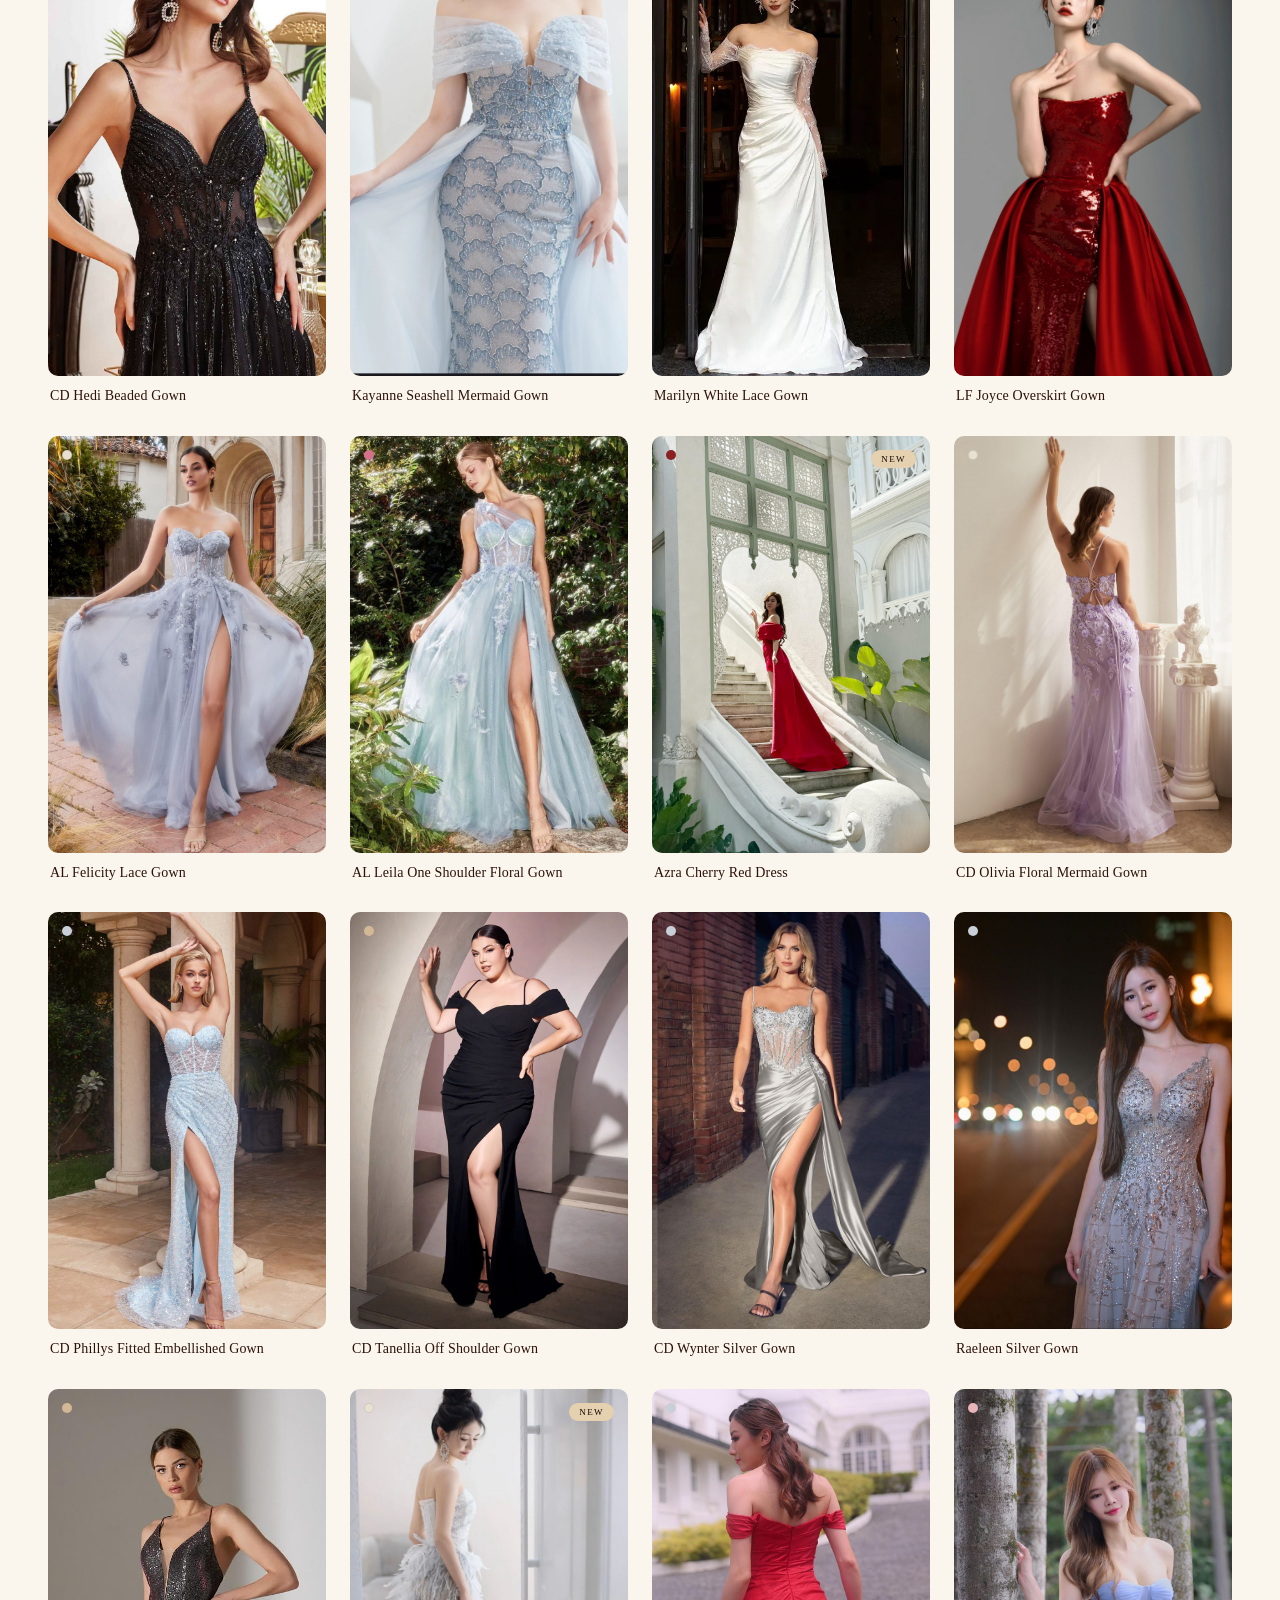
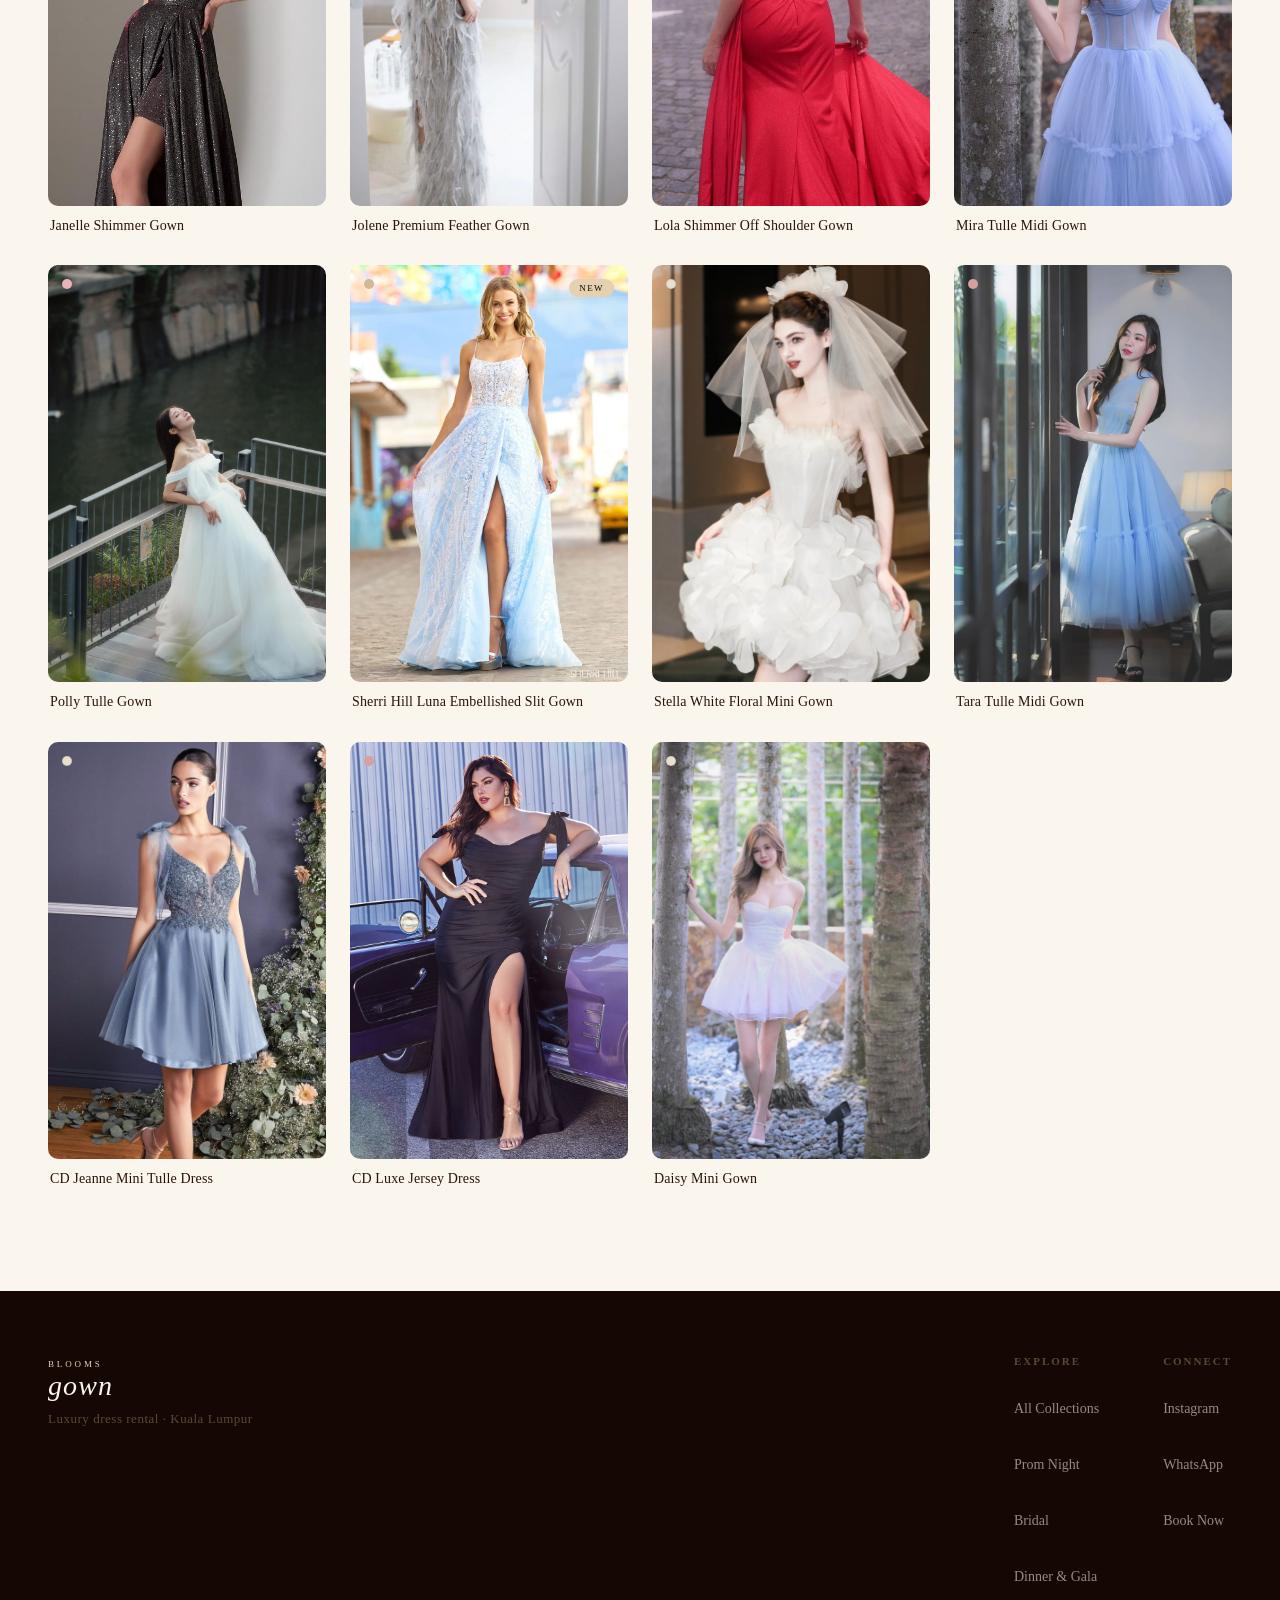
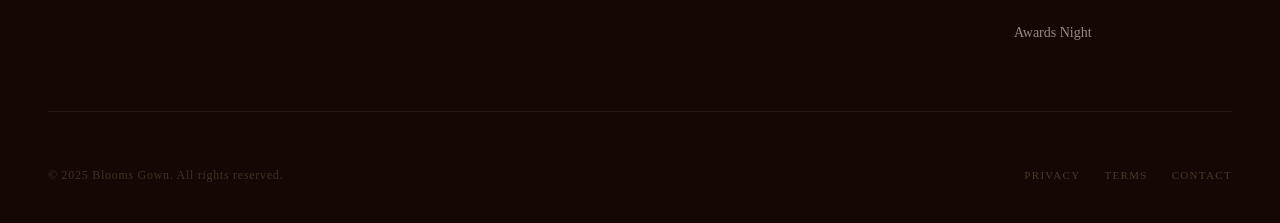
<file: collections.html>
<!DOCTYPE html>
<html lang="en">
<head>
  <meta charset="UTF-8">
  <meta name="viewport" content="width=device-width, initial-scale=1.0">
  <title>Collections — Blooms Gown</title>
  <meta name="description" content="Browse 400+ designer gowns for rental in Kuala Lumpur. Filter by occasion and colour. Prom, Bridal, ROM, Dinner, Awards & Photoshoot.">
  <link rel="preconnect" href="https://fonts.cdnfonts.com">
  <link href="https://fonts.cdnfonts.com/css/tex-gyre-termes" rel="stylesheet">
  <script src="data/products.js"></script>
  <style>
    *, *::before, *::after { box-sizing: border-box; margin: 0; padding: 0; }

    :root {
      --ivory: #FAF6EE;
      --cream: #F2E8D5;
      --sand: #E5D0B0;
      --taupe: #C4A882;
      --text: #1A0C06;
      --head: #2C1208;
      --sub: #4A2010;
      --accent: #8B5E40;
      --dark: #150804;
      --font: 'TeX Gyre Termes', 'Times New Roman', serif;
      --ease-snap: cubic-bezier(.16,1,.3,1);
      --ease-smooth: cubic-bezier(.4,0,.2,1);
      --nav-h: 72px;
    }

    html { scroll-behavior: smooth; overflow-x: hidden; -webkit-overflow-scrolling: touch; }
    body { font-family: var(--font); background: var(--ivory); color: var(--text); overflow-x: hidden; -webkit-font-smoothing: antialiased; }
    img { display: block; max-width: 100%; }
    a { color: inherit; text-decoration: none; }
    button { font-family: var(--font); cursor: pointer; border: none; background: none; }
    ::-webkit-scrollbar { width: 4px; }
    ::-webkit-scrollbar-track { background: var(--dark); }
    ::-webkit-scrollbar-thumb { background: var(--accent); border-radius: 2px; }

    /* ═══════ NAV ═══════ */
    .nav {
      position: fixed; top: 0; left: 0; right: 0; z-index: 100;
      height: var(--nav-h);
      display: flex; align-items: center; justify-content: space-between;
      padding: 0 48px;
      background: rgba(21,8,4,0.88);
      backdrop-filter: blur(18px) saturate(1.4);
      -webkit-backdrop-filter: blur(18px) saturate(1.4);
      box-shadow: 0 1px 0 rgba(196,168,130,0.12);
    }
    .nav-logo { display: flex; flex-direction: column; line-height: 1; gap: 1px; }
    .nav-logo .logo-blooms { font-size: 14px; font-variant: small-caps; letter-spacing: 0.22em; color: var(--sand); text-transform: lowercase; }
    .nav-logo .logo-gown { font-size: 20px; font-style: italic; color: var(--ivory); letter-spacing: 0.04em; }
    .nav-links { display: flex; gap: 36px; list-style: none; }
    .nav-links a { font-size: 13px; letter-spacing: 0.12em; color: rgba(250,246,238,0.75); transition: color 0.25s; text-transform: uppercase; min-height: 44px; display: flex; align-items: center; }
    .nav-links a:hover, .nav-links a.active { color: var(--ivory); }
    .nav-actions { display: flex; align-items: center; gap: 20px; }
    .nav-wa { display: flex; align-items: center; gap: 8px; font-size: 12px; letter-spacing: 0.1em; color: var(--sand); text-transform: uppercase; border: 1px solid rgba(196,168,130,0.3); padding: 8px 18px; border-radius: 100px; transition: all 0.3s var(--ease-smooth); min-height: 44px; }
    .nav-wa:hover { background: rgba(196,168,130,0.1); border-color: var(--taupe); color: var(--ivory); }
    .nav-burger { display: none; flex-direction: column; gap: 5px; padding: 8px; cursor: pointer; min-height: 44px; min-width: 44px; align-items: center; justify-content: center; }
    .nav-burger span { display: block; width: 22px; height: 1.5px; background: var(--ivory); transition: all 0.35s var(--ease-snap); transform-origin: center; }
    .nav-burger.open span:nth-child(1) { transform: translateY(6.5px) rotate(45deg); }
    .nav-burger.open span:nth-child(2) { opacity: 0; transform: scaleX(0); }
    .nav-burger.open span:nth-child(3) { transform: translateY(-6.5px) rotate(-45deg); }

    /* DRAWER */
    .drawer { position: fixed; inset: 0; z-index: 99; background: var(--dark); display: flex; flex-direction: column; justify-content: center; padding: 48px; opacity: 0; pointer-events: none; transition: opacity 0.45s var(--ease-snap); }
    .drawer.open { opacity: 1; pointer-events: all; }
    .drawer nav { display: flex; flex-direction: column; gap: 8px; }
    .drawer nav a { font-size: clamp(36px,7vw,64px); font-style: italic; color: var(--ivory); letter-spacing: -0.01em; line-height: 1.15; opacity: 0; transform: translateY(24px); transition: opacity 0.45s var(--ease-snap), transform 0.45s var(--ease-snap), color 0.2s; min-height: 44px; display: flex; align-items: center; }
    .drawer nav a:hover { color: var(--taupe); }
    .drawer.open nav a { opacity: 1; transform: translateY(0); }
    .drawer.open nav a:nth-child(1) { transition-delay: 0.08s; }
    .drawer.open nav a:nth-child(2) { transition-delay: 0.13s; }
    .drawer.open nav a:nth-child(3) { transition-delay: 0.18s; }
    .drawer.open nav a:nth-child(4) { transition-delay: 0.23s; }
    .drawer-footer { position: absolute; bottom: 48px; left: 48px; font-size: 12px; letter-spacing: 0.15em; color: rgba(250,246,238,0.35); text-transform: uppercase; }

    /* ═══════ PAGE HEADER ═══════ */
    .page-header {
      padding-top: calc(var(--nav-h) + 64px);
      padding-bottom: 64px;
      padding-left: 48px;
      padding-right: 48px;
      background: var(--dark);
      position: relative;
      overflow: hidden;
    }
    .page-header::before {
      content: '';
      position: absolute;
      inset: 0;
      background: radial-gradient(ellipse 70% 80% at 80% 50%, rgba(139,94,64,0.1), transparent 65%);
      pointer-events: none;
    }
    .page-header-inner { position: relative; }
    .page-eyebrow { font-size: 11px; letter-spacing: 0.22em; text-transform: uppercase; color: rgba(196,168,130,0.4); margin-bottom: 20px; display: block; }
    .page-title { font-size: clamp(52px,10vw,120px); font-weight: 400; color: var(--ivory); letter-spacing: -0.03em; line-height: 0.92; }
    .page-title .line { overflow: hidden; display: block; }
    .page-title .line-inner { display: block; animation: lineReveal 0.9s var(--ease-snap) forwards; }
    .page-title .line:nth-child(1) .line-inner { animation-delay: 0.1s; }
    .page-title .line:nth-child(2) .line-inner { animation-delay: 0.22s; font-style: italic; color: var(--taupe); }
    @keyframes lineReveal { from { transform: translateY(110%); } to { transform: translateY(0); } }

    .page-header-meta {
      display: flex;
      align-items: center;
      justify-content: space-between;
      margin-top: 32px;
    }
    .count-display { font-size: 13px; letter-spacing: 0.1em; color: rgba(196,168,130,0.5); }
    .count-display strong { color: var(--taupe); }

    /* ═══════ FILTER BAR ═══════ */
    .filter-bar {
      position: sticky;
      top: var(--nav-h);
      z-index: 50;
      background: rgba(250,246,238,0.95);
      backdrop-filter: blur(12px);
      -webkit-backdrop-filter: blur(12px);
      border-bottom: 1px solid var(--sand);
      padding: 0 48px;
    }

    .filter-inner {
      display: flex;
      align-items: center;
      gap: 0;
      height: 56px;
      overflow-x: auto;
      scrollbar-width: none;
      -webkit-overflow-scrolling: touch;
    }
    .filter-inner::-webkit-scrollbar { display: none; }

    .filter-axis {
      display: flex;
      align-items: center;
      gap: 4px;
      margin-right: 20px;
      flex-shrink: 0;
    }
    .axis-btn {
      font-size: 12px;
      letter-spacing: 0.12em;
      text-transform: uppercase;
      color: var(--accent);
      padding: 6px 14px;
      border-radius: 100px;
      background: transparent;
      border: 1px solid transparent;
      cursor: pointer;
      transition: all 0.25s var(--ease-smooth);
      font-family: var(--font);
      min-height: 44px;
    }
    .axis-btn.active {
      background: var(--head);
      color: var(--ivory);
      border-color: var(--head);
    }

    .filter-divider { width: 1px; height: 24px; background: var(--sand); margin: 0 20px; flex-shrink: 0; }

    .filter-chips {
      display: flex;
      gap: 8px;
      align-items: center;
      flex: 1;
      overflow-x: auto;
      scrollbar-width: none;
      -webkit-overflow-scrolling: touch;
    }
    .filter-chips::-webkit-scrollbar { display: none; }

    .chip {
      display: flex;
      align-items: center;
      gap: 6px;
      font-size: 12px;
      letter-spacing: 0.08em;
      text-transform: uppercase;
      color: var(--sub);
      padding: 6px 14px;
      border-radius: 100px;
      background: transparent;
      border: 1px solid var(--sand);
      cursor: pointer;
      white-space: nowrap;
      font-family: var(--font);
      transition: all 0.25s var(--ease-smooth);
      min-height: 44px;
    }
    .chip:hover { border-color: var(--taupe); color: var(--head); }
    .chip.active { background: var(--head); color: var(--ivory); border-color: var(--head); }

    .chip-dot { width: 8px; height: 8px; border-radius: 50%; flex-shrink: 0; }

    .filter-sort {
      margin-left: auto;
      flex-shrink: 0;
    }
    .sort-select {
      font-family: var(--font);
      font-size: 12px;
      letter-spacing: 0.1em;
      text-transform: uppercase;
      color: var(--sub);
      background: transparent;
      border: 1px solid var(--sand);
      border-radius: 100px;
      padding: 7px 32px 7px 14px;
      cursor: pointer;
      appearance: none;
      -webkit-appearance: none;
      background-image: url("data:image/svg+xml,%3Csvg xmlns='http://www.w3.org/2000/svg' width='10' height='6' viewBox='0 0 10 6'%3E%3Cpath d='M1 1l4 4 4-4' stroke='%238B5E40' stroke-width='1.5' fill='none' stroke-linecap='round'/%3E%3C/svg%3E");
      background-repeat: no-repeat;
      background-position: right 12px center;
      transition: border-color 0.2s;
      min-height: 44px;
    }
    .sort-select:focus { outline: none; border-color: var(--taupe); }

    /* ═══════ COLLECTION GRID ═══════ */
    .collection-section { padding: 48px 48px 96px; }

    .product-grid {
      display: grid;
      grid-template-columns: repeat(4, 1fr);
      gap: 24px;
    }

    .pcard {
      display: block;
      cursor: pointer;
      transition: opacity 0.5s var(--ease-smooth), transform 0.5s var(--ease-smooth);
    }
    .pcard.hidden { display: none !important; }
    .pcard.entering { animation: cardEnter 0.6s var(--ease-snap) both; }
    @keyframes cardEnter { from { opacity: 0; transform: translateY(24px); } to { opacity: 1; transform: translateY(0); } }

    .card-img-wrap { position: relative; border-radius: 10px; overflow: hidden; aspect-ratio: 2/3; background: var(--sand); }
    .card-img { width: 100%; height: 100%; object-fit: cover; transition: transform 0.6s var(--ease-smooth); }
    .pcard:hover .card-img { transform: scale(1.05); }
    .card-overlay { position: absolute; inset: 0; background: rgba(21,8,4,0.5); display: flex; align-items: center; justify-content: center; opacity: 0; transition: opacity 0.35s var(--ease-smooth); }
    .pcard:hover .card-overlay { opacity: 1; }
    .card-overlay-text { font-size: 13px; letter-spacing: 0.12em; text-transform: uppercase; color: var(--ivory); }

    .card-dot { position: absolute; top: 14px; left: 14px; width: 10px; height: 10px; border-radius: 50%; }
    .co-lavender  { background: #b99fd6; }
    .co-blush     { background: #e8b4b8; }
    .co-silver    { background: #c8cfd8; }
    .co-champagne { background: #d4b896; }
    .co-pearl     { background: #e8e0d0; border: 1px solid rgba(0,0,0,0.1); }
    .co-dustypink { background: #d4a0a0; }
    .co-burgundy  { background: #8b2020; }
    .co-rose      { background: #d4708a; }
    .co-floral    { background: linear-gradient(135deg,#e8b4b8,#d4708a); }

    .card-badge { position: absolute; top: 14px; right: 14px; font-size: 9px; letter-spacing: 0.16em; text-transform: uppercase; color: var(--dark); background: var(--sand); padding: 4px 10px; border-radius: 100px; }
    .card-meta { padding: 10px 2px 6px; }
    .card-name { font-size: clamp(13px,1.2vw,14px); color: var(--head); letter-spacing: 0.01em; line-height: 1.4; }

    /* empty state */
    .empty-state { grid-column: 1/-1; text-align: center; padding: 80px 20px; display: none; }
    .empty-state.show { display: block; }
    .empty-state h3 { font-size: 24px; color: var(--head); font-weight: 400; margin-bottom: 12px; }
    .empty-state p { font-size: 15px; font-style: italic; color: var(--accent); }

    /* ═══════ FOOTER ═══════ */
    .footer { background: var(--dark); padding: 64px 48px 40px; }
    .footer-top { display: flex; align-items: flex-start; justify-content: space-between; gap: 40px; margin-bottom: 56px; padding-bottom: 56px; border-bottom: 1px solid rgba(196,168,130,0.1); }
    .footer-logo .logo-blooms { display: block; font-size: 13px; font-variant: small-caps; letter-spacing: 0.22em; color: var(--sand); text-transform: lowercase; }
    .footer-logo .logo-gown { display: block; font-size: 28px; font-style: italic; color: var(--ivory); letter-spacing: 0.04em; line-height: 1.1; }
    .footer-tagline { font-size: 13px; color: rgba(196,168,130,0.4); margin-top: 10px; letter-spacing: 0.04em; }
    .footer-links { display: flex; gap: 64px; }
    .footer-col h4 { font-size: 11px; letter-spacing: 0.18em; text-transform: uppercase; color: rgba(196,168,130,0.4); margin-bottom: 20px; }
    .footer-col ul { list-style: none; display: flex; flex-direction: column; gap: 12px; }
    .footer-col ul a { font-size: 14px; color: rgba(250,246,238,0.55); transition: color 0.2s; min-height: 44px; display: flex; align-items: center; }
    .footer-col ul a:hover { color: var(--ivory); }
    .footer-bottom { display: flex; align-items: center; justify-content: space-between; gap: 20px; }
    .footer-copy { font-size: 12px; color: rgba(196,168,130,0.25); letter-spacing: 0.06em; }
    .footer-bottom-links { display: flex; gap: 24px; }
    .footer-bottom-links a { font-size: 11px; letter-spacing: 0.12em; text-transform: uppercase; color: rgba(196,168,130,0.3); transition: color 0.2s; }
    .footer-bottom-links a:hover { color: var(--taupe); }

    /* ═══════ WA FLOAT ═══════ */
    .wa-float { position: fixed; bottom: 32px; right: 32px; z-index: 90; width: 56px; height: 56px; border-radius: 50%; background: #25D366; display: flex; align-items: center; justify-content: center; box-shadow: 0 4px 20px rgba(37,211,102,0.4); transition: transform 0.3s var(--ease-snap), box-shadow 0.3s var(--ease-snap); }
    .wa-float:hover { transform: scale(1.1) translateY(-2px); box-shadow: 0 8px 28px rgba(37,211,102,0.5); }
    .wa-float svg { width: 28px; height: 28px; fill: white; }

    /* ═══════ RESPONSIVE ═══════ */
    @media (max-width: 1200px) { .product-grid { grid-template-columns: repeat(3,1fr); } }
    @media (max-width: 1024px) { .product-grid { grid-template-columns: repeat(3,1fr); } }
    @media (max-width: 768px) {
      :root { --nav-h: 60px; }
      .nav { padding: 0 20px; }
      .nav-links, .nav-wa { display: none; }
      .nav-burger { display: flex; }
      .page-header { padding-left: 20px; padding-right: 20px; }
      .filter-bar { padding: 0 20px; }
      .filter-inner { height: auto; flex-wrap: wrap; padding: 10px 0; gap: 8px; }
      .filter-axis { margin-right: 0; width: 100%; }
      .filter-divider { display: none; }
      .filter-chips { width: 100%; flex: none; }
      .filter-sort { margin-left: 0; width: 100%; }
      .sort-select { width: 100%; }
      .collection-section { padding: 32px 20px 64px; }
      .product-grid { grid-template-columns: repeat(2,1fr); gap: 8px; }
      .footer { padding: 48px 20px 32px; }
      .footer-top { flex-direction: column; }
      .footer-links { flex-direction: column; gap: 32px; }
      .footer-bottom { flex-direction: column; align-items: flex-start; }
      body { line-height: 1.6; }
    }
    @media (max-width: 480px) {
      .product-grid { grid-template-columns: repeat(2,1fr); gap: 8px; }
    }
  </style>
</head>
<body>

  <!-- NAV -->
  <header class="nav" id="nav" role="banner">
    <a href="index.html" class="nav-logo" aria-label="Blooms Gown Home">
      <span class="logo-blooms">Blooms</span>
      <span class="logo-gown">gown</span>
    </a>
    <ul class="nav-links">
      <li><a href="index.html">Home</a></li>
      <li><a href="collections.html" class="active">Collection</a></li>
      <li><a href="index.html#about">About Us</a></li>
      <li><a href="index.html#contact">Contact Us</a></li>
    </ul>
    <div class="nav-actions">
      <a href="https://wa.link/bloomsgown" target="_blank" rel="noopener" class="nav-wa">Book Appointment</a>
      <button class="nav-burger" id="navBurger" aria-label="Open menu" aria-expanded="false">
        <span></span><span></span><span></span>
      </button>
    </div>
  </header>

  <!-- DRAWER -->
  <div class="drawer" id="drawer" role="dialog" aria-label="Navigation menu">
    <nav>
      <a href="index.html">Home</a>
      <a href="collections.html">Collection</a>
      <a href="index.html#about">About Us</a>
      <a href="index.html#contact">Contact Us</a>
    </nav>
    <p class="drawer-footer">Blooms Gown · Kuala Lumpur</p>
  </div>

  <!-- PAGE HEADER -->
  <section class="page-header" aria-labelledby="page-title">
    <div class="page-header-inner">
      <span class="page-eyebrow">Blooms Gown · Kuala Lumpur</span>
      <h1 class="page-title" id="page-title">
        <span class="line"><span class="line-inner">Our</span></span>
        <span class="line"><span class="line-inner">Collections</span></span>
      </h1>
      <div class="page-header-meta">
        <p class="count-display" id="countDisplay">Showing <strong id="countNum">0</strong> gowns</p>
      </div>
    </div>
  </section>

  <!-- FILTER BAR -->
  <div class="filter-bar" role="search" aria-label="Filter gowns">
    <div class="filter-inner">
      <!-- Axis Tabs -->
      <div class="filter-axis">
        <button class="axis-btn active" data-axis="occasion" aria-pressed="true">Occasion</button>
        <button class="axis-btn" data-axis="colour" aria-pressed="false">Colour</button>
      </div>

      <div class="filter-divider" aria-hidden="true"></div>

      <!-- Occasion Chips -->
      <div class="filter-chips" id="occasionChips" role="group" aria-label="Filter by occasion">
        <button class="chip active" data-occasion="all">All Gowns</button>
        <button class="chip" data-occasion="prom">Prom Night</button>
        <button class="chip" data-occasion="bridal">Bridal</button>
        <button class="chip" data-occasion="rom">ROM &amp; Solemnisation</button>
        <button class="chip" data-occasion="dinner">Dinner &amp; Gala</button>
        <button class="chip" data-occasion="awards">Awards Night</button>
        <button class="chip" data-occasion="photoshoot">Photoshoot</button>
      </div>

      <!-- Colour Chips (hidden initially) -->
      <div class="filter-chips" id="colourChips" role="group" aria-label="Filter by colour" style="display:none">
        <button class="chip active" data-colour="all">All</button>
        <button class="chip" data-colour="lavender"><span class="chip-dot" style="background:#b99fd6"></span>Lavender</button>
        <button class="chip" data-colour="silver"><span class="chip-dot" style="background:#c8cfd8"></span>Silver</button>
        <button class="chip" data-colour="blush"><span class="chip-dot" style="background:#e8b4b8"></span>Blush</button>
        <button class="chip" data-colour="champagne"><span class="chip-dot" style="background:#d4b896"></span>Champagne</button>
        <button class="chip" data-colour="pearl"><span class="chip-dot" style="background:#e8e0d0;border:1px solid rgba(0,0,0,0.15)"></span>White &amp; Pearl</button>
        <button class="chip" data-colour="burgundy"><span class="chip-dot" style="background:#8b2020"></span>Red</button>
        <button class="chip" data-colour="floral"><span class="chip-dot" style="background:linear-gradient(135deg,#e8b4b8,#d4708a)"></span>Floral</button>
        <button class="chip" data-colour="dustypink"><span class="chip-dot" style="background:#d4a0a0"></span>Dusty Rose</button>
      </div>

      <!-- Sort -->
      <div class="filter-sort">
        <select class="sort-select" id="sortSelect" aria-label="Sort gowns">
          <option value="featured">Featured</option>
          <option value="new">New First</option>
          <option value="az">A – Z</option>
          <option value="za">Z – A</option>
        </select>
      </div>
    </div>
  </div>

  <!-- COLLECTION GRID -->
  <main>
    <section class="collection-section">
      <div class="product-grid" id="productGrid" aria-label="Gown collection">
        <div class="empty-state" id="emptyState">
          <h3>No gowns found</h3>
          <p>Try a different filter or browse all gowns.</p>
        </div>
      </div>
    </section>
  </main>

  <!-- FOOTER -->
  <footer class="footer" role="contentinfo">
    <div class="footer-top">
      <div>
        <a href="index.html" class="footer-logo" aria-label="Blooms Gown">
          <span class="logo-blooms">Blooms</span>
          <span class="logo-gown">gown</span>
        </a>
        <p class="footer-tagline">Luxury dress rental · Kuala Lumpur</p>
      </div>
      <div class="footer-links">
        <div class="footer-col">
          <h4>Explore</h4>
          <ul>
            <li><a href="collections.html">All Collections</a></li>
            <li><a href="collections.html?occasion=prom">Prom Night</a></li>
            <li><a href="collections.html?occasion=bridal">Bridal</a></li>
            <li><a href="collections.html?occasion=dinner">Dinner &amp; Gala</a></li>
            <li><a href="collections.html?occasion=awards">Awards Night</a></li>
          </ul>
        </div>
        <div class="footer-col">
          <h4>Connect</h4>
          <ul>
            <li><a href="https://instagram.com/blooms.gown" target="_blank" rel="noopener">Instagram</a></li>
            <li><a href="https://wa.link/bloomsgown" target="_blank" rel="noopener">WhatsApp</a></li>
            <li><a href="https://wa.link/bloomsgown" target="_blank" rel="noopener">Book Now</a></li>
          </ul>
        </div>
      </div>
    </div>
    <div class="footer-bottom">
      <p class="footer-copy">&#169; 2025 Blooms Gown. All rights reserved.</p>
      <div class="footer-bottom-links">
        <a href="#">Privacy</a>
        <a href="#">Terms</a>
        <a href="https://wa.link/bloomsgown" target="_blank" rel="noopener">Contact</a>
      </div>
    </div>
  </footer>

  <!-- WA FLOAT -->
  <a href="https://wa.link/bloomsgown" target="_blank" rel="noopener" class="wa-float" aria-label="Chat on WhatsApp">
    <svg viewBox="0 0 24 24" xmlns="http://www.w3.org/2000/svg" aria-hidden="true">
      <path d="M17.472 14.382c-.297-.149-1.758-.867-2.03-.967-.273-.099-.471-.148-.67.15-.197.297-.767.966-.94 1.164-.173.199-.347.223-.644.075-.297-.15-1.255-.463-2.39-1.475-.883-.788-1.48-1.761-1.653-2.059-.173-.297-.018-.458.13-.606.134-.133.298-.347.446-.52.149-.174.198-.298.298-.497.099-.198.05-.371-.025-.52-.075-.149-.669-1.612-.916-2.207-.242-.579-.487-.5-.669-.51-.173-.008-.371-.01-.57-.01-.198 0-.52.074-.792.372-.272.297-1.04 1.016-1.04 2.479 0 1.462 1.065 2.875 1.213 3.074.149.198 2.096 3.2 5.077 4.487.709.306 1.262.489 1.694.625.712.227 1.36.195 1.871.118.571-.085 1.758-.719 2.006-1.413.248-.694.248-1.289.173-1.413-.074-.124-.272-.198-.57-.347m-5.421 7.403h-.004a9.87 9.87 0 01-5.031-1.378l-.361-.214-3.741.982.998-3.648-.235-.374a9.86 9.86 0 01-1.51-5.26c.001-5.45 4.436-9.884 9.888-9.884 2.64 0 5.122 1.03 6.988 2.898a9.825 9.825 0 012.893 6.994c-.003 5.45-4.437 9.884-9.885 9.884m8.413-18.297A11.815 11.815 0 0012.05 0C5.495 0 .16 5.335.157 11.892c0 2.096.547 4.142 1.588 5.945L.057 24l6.305-1.654a11.882 11.882 0 005.683 1.448h.005c6.554 0 11.89-5.335 11.893-11.893a11.821 11.821 0 00-3.48-8.413z"/>
    </svg>
  </a>

  <script>
    // ── DRAWER ──
    const burger = document.getElementById('navBurger');
    const drawer = document.getElementById('drawer');
    let drawerOpen = false;
    function toggleDrawer(s) {
      drawerOpen = s;
      burger.classList.toggle('open', s);
      drawer.classList.toggle('open', s);
      burger.setAttribute('aria-expanded', s);
      document.body.style.overflow = s ? 'hidden' : '';
    }
    burger.addEventListener('click', () => toggleDrawer(!drawerOpen));
    drawer.addEventListener('click', e => { if (e.target === drawer) toggleDrawer(false); });
    document.addEventListener('keydown', e => { if (e.key === 'Escape' && drawerOpen) toggleDrawer(false); });

    // ── STATE ──
    let currentAxis = 'occasion';
    let activeOccasion = 'all';
    let activeColour = 'all';
    let currentSort = 'featured';

    // ── URL PARAMS ──
    const params = new URLSearchParams(window.location.search);
    const urlOcc = params.get('occasion');
    const urlColour = params.get('colour');
    if (urlOcc) { activeOccasion = urlOcc; }
    if (urlColour) { activeColour = urlColour; currentAxis = 'colour'; }

    // ── AXIS TABS ──
    const axisBtns = document.querySelectorAll('.axis-btn');
    const occasionChips = document.getElementById('occasionChips');
    const colourChips = document.getElementById('colourChips');

    axisBtns.forEach(btn => {
      btn.addEventListener('click', () => {
        currentAxis = btn.dataset.axis;
        axisBtns.forEach(b => { b.classList.remove('active'); b.setAttribute('aria-pressed','false'); });
        btn.classList.add('active');
        btn.setAttribute('aria-pressed','true');
        if (currentAxis === 'occasion') {
          occasionChips.style.display = 'flex';
          colourChips.style.display = 'none';
        } else {
          occasionChips.style.display = 'none';
          colourChips.style.display = 'flex';
        }
        applyFilters();
      });
    });

    // ── OCCASION CHIPS ──
    document.querySelectorAll('#occasionChips .chip').forEach(chip => {
      chip.addEventListener('click', () => {
        activeOccasion = chip.dataset.occasion;
        document.querySelectorAll('#occasionChips .chip').forEach(c => c.classList.remove('active'));
        chip.classList.add('active');
        applyFilters();
      });
    });

    // ── COLOUR CHIPS ──
    document.querySelectorAll('#colourChips .chip').forEach(chip => {
      chip.addEventListener('click', () => {
        activeColour = chip.dataset.colour;
        document.querySelectorAll('#colourChips .chip').forEach(c => c.classList.remove('active'));
        chip.classList.add('active');
        applyFilters();
      });
    });

    // ── SORT ──
    document.getElementById('sortSelect').addEventListener('change', e => {
      currentSort = e.target.value;
      renderGrid();
    });

    // ── FILTER LOGIC ──
    function isMatch(p) {
      if (currentAxis === 'occasion') {
        if (activeOccasion === 'all') return true;
        return p.occasions.includes(activeOccasion);
      } else {
        if (activeColour === 'all') return true;
        return p.colorKey === activeColour;
      }
    }

    function getSorted(products) {
      const arr = [...products];
      if (currentSort === 'new') return arr.sort((a,b) => (b.isNew?1:0) - (a.isNew?1:0) || a.order - b.order);
      if (currentSort === 'az') return arr.sort((a,b) => a.name.localeCompare(b.name));
      if (currentSort === 'za') return arr.sort((a,b) => b.name.localeCompare(a.name));
      return arr.sort((a,b) => a.order - b.order);
    }

    // ── CARDS REFERENCE ──
    const grid = document.getElementById('productGrid');
    const countNum = document.getElementById('countNum');
    const emptyEl = document.getElementById('emptyState');
    let cards = [];

    // Intersection Observer for lazy reveal
    const pio = new IntersectionObserver(entries => {
      entries.forEach(e => {
        if (e.isIntersecting) { e.target.classList.add('entering'); pio.unobserve(e.target); }
      });
    }, { threshold: 0.08, rootMargin: '0px 0px -30px 0px' });

    // ── APPLY FILTERS (hide/show) ──
    function applyFilters() {
      let visible = 0;
      cards.forEach(c => {
        const occ = c.dataset.occasion || '';
        const col = c.dataset.colour || '';
        const occOk = activeOccasion === 'all' || occ.split(' ').includes(activeOccasion);
        const colOk = activeColour === 'all' || col === activeColour;
        const show = occOk && colOk;
        if (show) {
          c.classList.remove('hidden');
          visible++;
          if (!c.classList.contains('entering')) pio.observe(c);
        } else {
          c.classList.add('hidden');
        }
      });
      countNum.textContent = visible;
      emptyEl.classList.toggle('show', visible === 0);
    }

    // ── RENDER GRID ──
    function renderGrid() {
      const sorted = getSorted(window.PRODUCTS);

      // Clear existing cards (not empty-state)
      cards.forEach(c => c.remove());
      cards = [];

      sorted.forEach((p, i) => {
        const img = p.images[0] || '';
        const a = document.createElement('a');
        a.className = 'pcard';
        a.href = 'product.html?id=' + p.id;
        a.dataset.id = p.id;
        a.dataset.occasion = p.occasions.join(' ');
        a.dataset.colour = p.colorKey || '';
        a.setAttribute('aria-label', p.name);
        a.style.animationDelay = (i * 0.03) + 's';
        a.innerHTML =
          '<div class="card-img-wrap">' +
            '<img class="card-img" src="images/' + img + '" alt="' + p.name + '" loading="lazy">' +
            '<div class="card-dot ' + p.dot + '" aria-hidden="true"></div>' +
            (p.isNew ? '<span class="card-badge">New</span>' : '') +
            '<div class="card-overlay" aria-hidden="true"><span class="card-overlay-text">View Gown &#8594;</span></div>' +
          '</div>' +
          '<div class="card-meta">' +
            '<p class="card-name">' + p.name + '</p>' +
          '</div>';
        grid.insertBefore(a, emptyEl);
        cards.push(a);
        pio.observe(a);
      });

      applyFilters();
    }

    // ── INIT ──
    if (urlOcc) {
      document.querySelectorAll('#occasionChips .chip').forEach(c => {
        c.classList.toggle('active', c.dataset.occasion === urlOcc);
      });
    }
    if (urlColour) {
      currentAxis = 'colour';
      axisBtns.forEach(b => {
        b.classList.toggle('active', b.dataset.axis === 'colour');
        b.setAttribute('aria-pressed', b.dataset.axis === 'colour' ? 'true' : 'false');
      });
      occasionChips.style.display = 'none';
      colourChips.style.display = 'flex';
      document.querySelectorAll('#colourChips .chip').forEach(c => {
        c.classList.toggle('active', c.dataset.colour === urlColour);
      });
    }

    renderGrid();
  </script>
</body>
</html>
</file>
